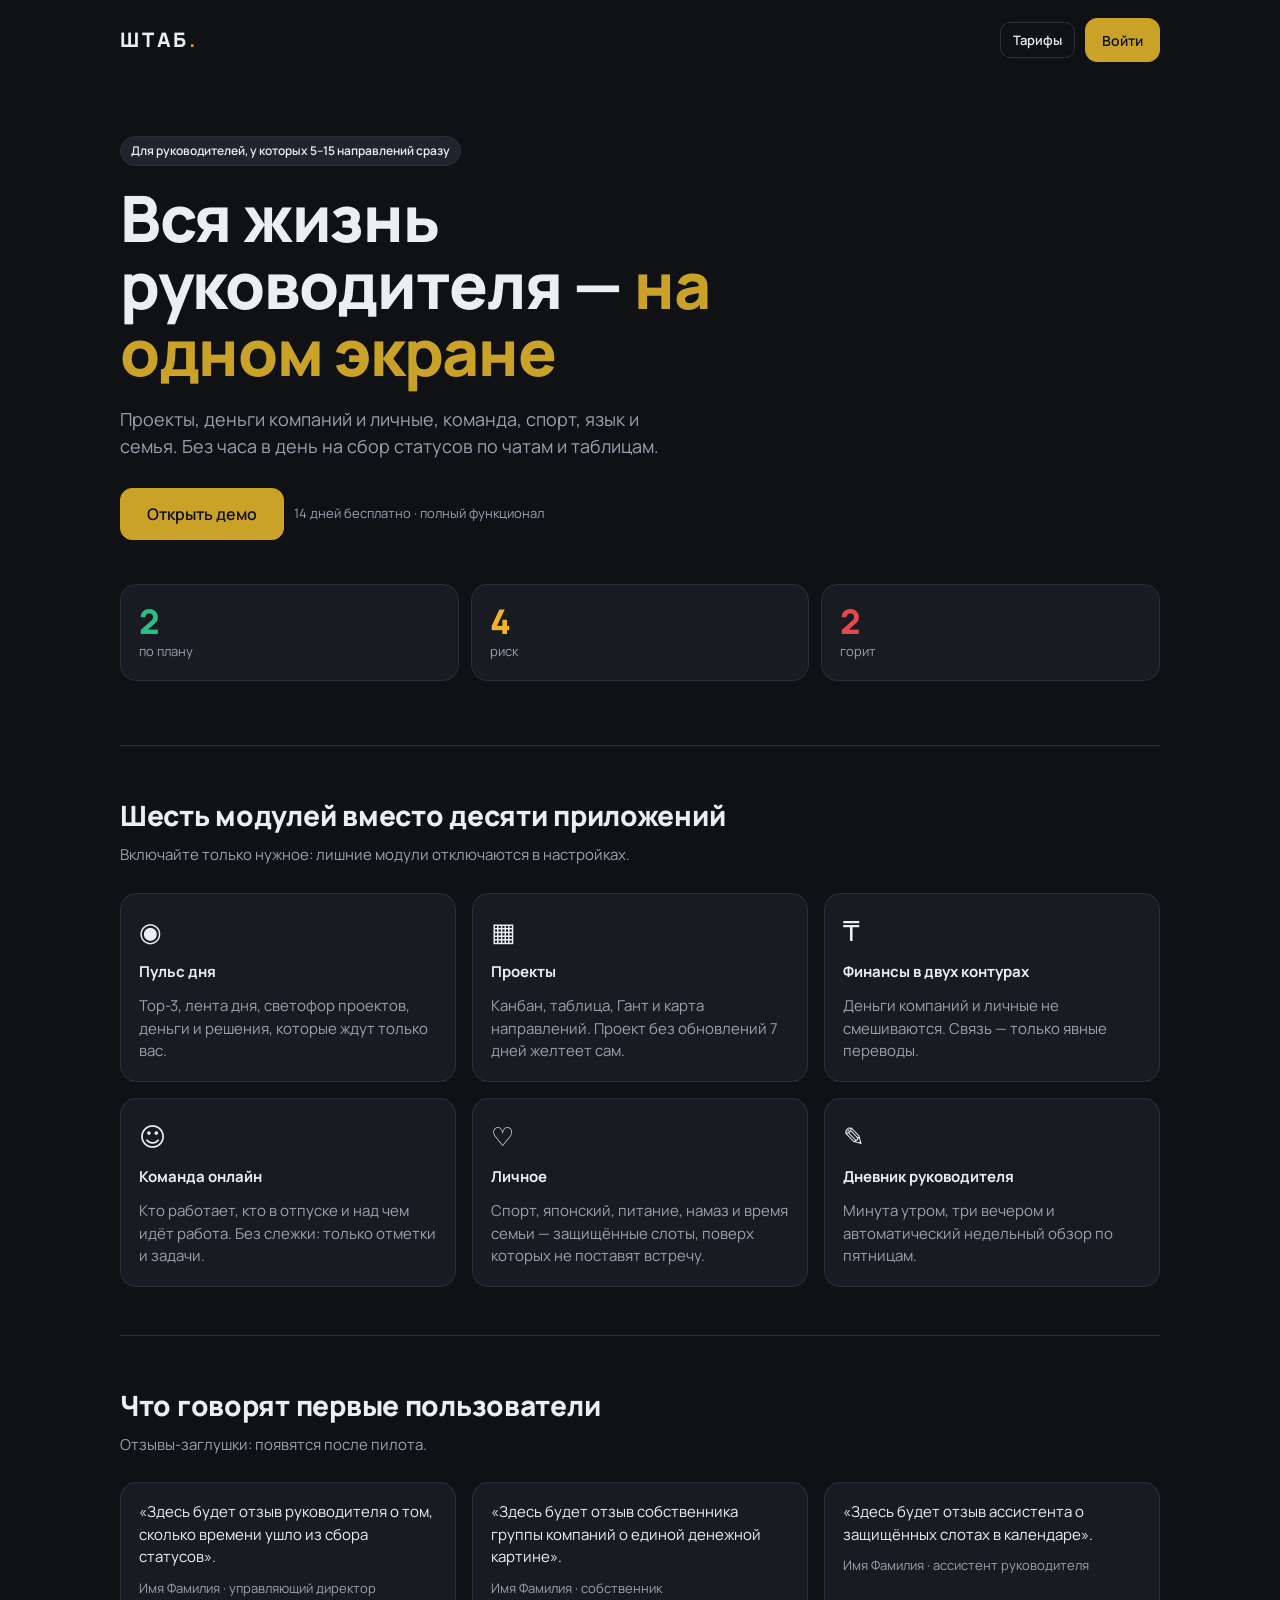
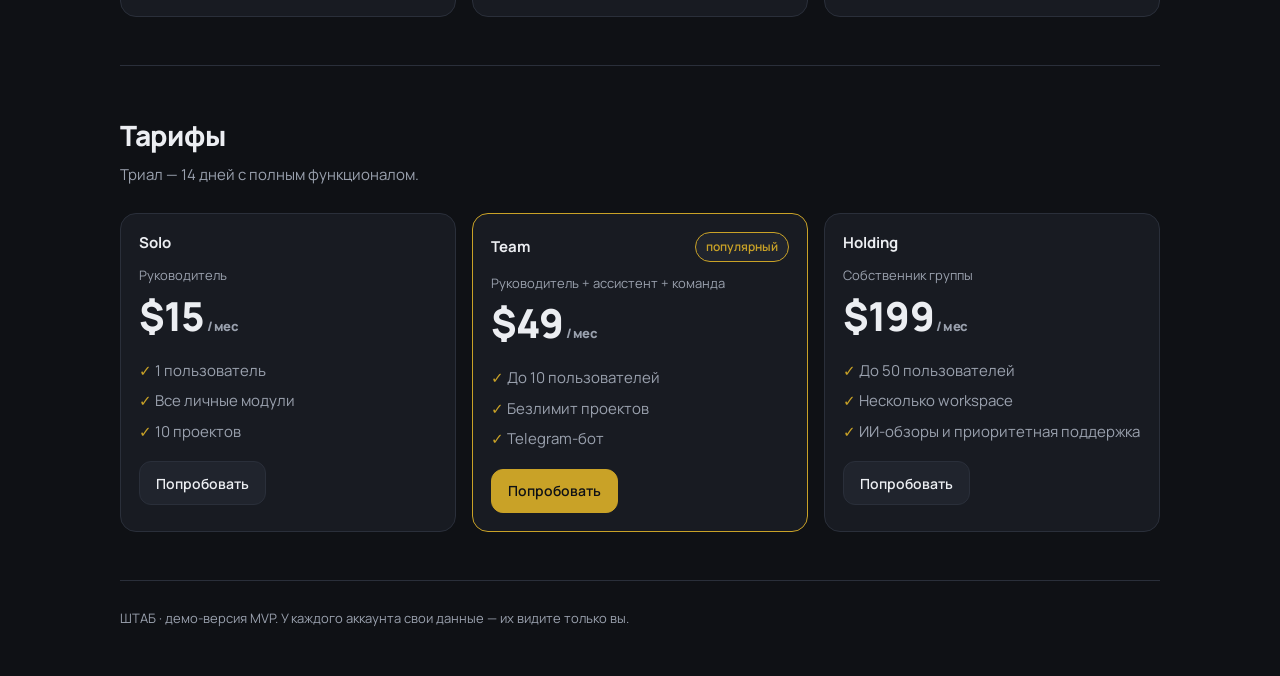
<file: index.html>
<!doctype html>
<html lang="ru" data-theme="dark">
<head>
  <meta charset="utf-8">
  <meta name="viewport" content="width=device-width, initial-scale=1, viewport-fit=cover">
  <meta name="theme-color" content="#0F1115">
  <meta name="description" content="ШТАБ — командный центр руководителя: проекты, деньги компаний и личные, команда онлайн, спорт, языки и дневник на одном экране.">
  <title>ШТАБ — вся жизнь руководителя на одном экране</title>
  <link rel="manifest" href="manifest.webmanifest">
  <link rel="icon" href="icon.svg" type="image/svg+xml">
  <link rel="preconnect" href="https://fonts.googleapis.com">
  <link rel="preconnect" href="https://fonts.gstatic.com" crossorigin>
  <link href="https://fonts.googleapis.com/css2?family=Manrope:wght@500;600;700;800&display=swap" rel="stylesheet">
  <link rel="stylesheet" href="css/app.css">
  <style>
    .wrap{max-width:1080px;margin:0 auto;padding:0 20px}
    .lnav{display:flex;align-items:center;justify-content:space-between;padding:18px 0}
    .hero{padding:56px 0 64px}
    .hero h1{font-size:clamp(34px,6.4vw,64px);line-height:1.05;max-width:15ch}
    .hero h1 em{font-style:normal;color:var(--gold)}
    .hero p.lead{font-size:18px;color:var(--muted);max-width:52ch;margin:20px 0 28px}
    section{padding:48px 0;border-top:1px solid var(--line)}
    section>h2{font-size:28px;margin-bottom:8px}
    section>p.sub{color:var(--muted);margin-bottom:26px;max-width:60ch}
    .mock{margin-top:44px;display:grid;grid-template-columns:repeat(3,1fr);gap:12px}
    .mock .card b{display:block;font-size:34px;font-weight:800;line-height:1.1}
    .price{font-size:40px;font-weight:800;letter-spacing:-.02em}
    .plan.best{border-color:var(--gold)}
    .plan ul{padding:0;margin:14px 0 18px;list-style:none;display:grid;gap:8px;color:var(--muted)}
    .plan li::before{content:'✓ ';color:var(--gold);font-weight:800}
    .ico{font-size:26px;margin-bottom:10px;display:block}
    footer{padding:28px 0 48px;color:var(--muted);font-size:13px;border-top:1px solid var(--line)}
    @media(max-width:899px){.mock{grid-template-columns:1fr 1fr 1fr}.mock .card{padding:12px}.mock .card b{font-size:26px}.hero{padding:28px 0 40px}}
  </style>
</head>
<body>
  <div class="wrap">
    <header class="lnav">
      <div class="logo" style="padding:0">ШТАБ<span>.</span></div>
      <nav class="row"><a class="btn ghost s" href="#pricing">Тарифы</a><a class="btn pri" href="app.html#/login">Войти</a></nav>
    </header>

    <main>
      <div class="hero">
        <span class="chip">Для руководителей, у которых 5–15 направлений сразу</span>
        <h1 style="margin-top:18px">Вся жизнь руководителя — <em>на одном экране</em></h1>
        <p class="lead">Проекты, деньги компаний и личные, команда, спорт, язык и семья. Без часа в день на сбор статусов по чатам и таблицам.</p>
        <div class="row"><a class="btn pri" href="app.html#/login" style="min-height:52px;padding:0 26px;font-size:16px">Открыть демо</a><span class="muted sm">14 дней бесплатно · полный функционал</span></div>
        <div class="mock" aria-label="Пример светофора проектов">
          <div class="card"><b class="c-g">2</b><span class="muted sm">по плану</span></div>
          <div class="card"><b class="c-y">4</b><span class="muted sm">риск</span></div>
          <div class="card"><b class="c-r">2</b><span class="muted sm">горит</span></div>
        </div>
      </div>

      <section>
        <h2>Шесть модулей вместо десяти приложений</h2>
        <p class="sub">Включайте только нужное: лишние модули отключаются в настройках.</p>
        <div class="grid g3">
          <div class="card"><span class="ico" aria-hidden="true">◉</span><h3>Пульс дня</h3><p class="muted" style="margin-top:6px">Top-3, лента дня, светофор проектов, деньги и решения, которые ждут только вас.</p></div>
          <div class="card"><span class="ico" aria-hidden="true">▦</span><h3>Проекты</h3><p class="muted" style="margin-top:6px">Канбан, таблица, Гант и карта направлений. Проект без обновлений 7 дней желтеет сам.</p></div>
          <div class="card"><span class="ico" aria-hidden="true">₸</span><h3>Финансы в двух контурах</h3><p class="muted" style="margin-top:6px">Деньги компаний и личные не смешиваются. Связь — только явные переводы.</p></div>
          <div class="card"><span class="ico" aria-hidden="true">☺</span><h3>Команда онлайн</h3><p class="muted" style="margin-top:6px">Кто работает, кто в отпуске и над чем идёт работа. Без слежки: только отметки и задачи.</p></div>
          <div class="card"><span class="ico" aria-hidden="true">♡</span><h3>Личное</h3><p class="muted" style="margin-top:6px">Спорт, японский, питание, намаз и время семьи — защищённые слоты, поверх которых не поставят встречу.</p></div>
          <div class="card"><span class="ico" aria-hidden="true">✎</span><h3>Дневник руководителя</h3><p class="muted" style="margin-top:6px">Минута утром, три вечером и автоматический недельный обзор по пятницам.</p></div>
        </div>
      </section>

      <section>
        <h2>Что говорят первые пользователи</h2>
        <p class="sub">Отзывы-заглушки: появятся после пилота.</p>
        <div class="grid g3">
          <div class="card"><p>«Здесь будет отзыв руководителя о том, сколько времени ушло из сбора статусов».</p><p class="muted sm" style="margin-top:10px">Имя Фамилия · управляющий директор</p></div>
          <div class="card"><p>«Здесь будет отзыв собственника группы компаний о единой денежной картине».</p><p class="muted sm" style="margin-top:10px">Имя Фамилия · собственник</p></div>
          <div class="card"><p>«Здесь будет отзыв ассистента о защищённых слотах в календаре».</p><p class="muted sm" style="margin-top:10px">Имя Фамилия · ассистент руководителя</p></div>
        </div>
      </section>

      <section id="pricing">
        <h2>Тарифы</h2>
        <p class="sub">Триал — 14 дней с полным функционалом.</p>
        <div class="grid g3">
          <div class="card plan"><h3>Solo</h3><p class="muted sm">Руководитель</p><div class="price">$15<span class="muted sm"> / мес</span></div><ul><li>1 пользователь</li><li>Все личные модули</li><li>10 проектов</li></ul><a class="btn" href="app.html#/login">Попробовать</a></div>
          <div class="card plan best"><h3>Team <span class="chip on">популярный</span></h3><p class="muted sm">Руководитель + ассистент + команда</p><div class="price">$49<span class="muted sm"> / мес</span></div><ul><li>До 10 пользователей</li><li>Безлимит проектов</li><li>Telegram-бот</li></ul><a class="btn pri" href="app.html#/login">Попробовать</a></div>
          <div class="card plan"><h3>Holding</h3><p class="muted sm">Собственник группы</p><div class="price">$199<span class="muted sm"> / мес</span></div><ul><li>До 50 пользователей</li><li>Несколько workspace</li><li>ИИ-обзоры и приоритетная поддержка</li></ul><a class="btn" href="app.html#/login">Попробовать</a></div>
        </div>
      </section>
    </main>

    <footer>ШТАБ · демо-версия MVP. У каждого аккаунта свои данные — их видите только вы.</footer>
  </div>
  <script>if ('serviceWorker' in navigator && location.protocol.startsWith('http')) navigator.serviceWorker.register('sw.js').catch(function () {});</script>
</body>
</html>
</file>
<file: css/app.css>
/* ШТАБ — дизайн-токены по PRD §8 */
:root{
  --bg:#0F1115;--card:#181B22;--card2:#20242D;--line:#2A2F3A;--text:#ECEEF2;--muted:#9AA1AE;
  --gold:#C9A227;--gold-ink:#0F1115;--g:#2EBD85;--y:#F0B429;--r:#E5484D;--blue:#5B8DEF;--violet:#B07CE8;
  --radius:16px;--font:'Manrope','Inter',system-ui,-apple-system,'Segoe UI',sans-serif;
}
:root[data-theme=light]{
  --bg:#F6F5F1;--card:#FFFFFF;--card2:#F1EFE9;--line:#E2DFD6;--text:#16181D;--muted:#5F6673;
  --gold:#8E7010;--gold-ink:#FFFFFF;--g:#178A5E;--y:#A87400;--r:#C9343A;--blue:#2F6BDD;--violet:#7E4CC2;
}
*{box-sizing:border-box}
html{-webkit-text-size-adjust:100%}
body{margin:0;background:var(--bg);color:var(--text);font:15px/1.5 var(--font);-webkit-font-smoothing:antialiased}
a{color:inherit;text-decoration:none}
h1,h2,h3,h4,p{margin:0}
h1{font-size:28px;line-height:1.2;font-weight:800;letter-spacing:-.02em}
h2{font-size:20px;font-weight:800;letter-spacing:-.01em}
h3{font-size:15px;font-weight:700}
.muted{color:var(--muted)} .sm{font-size:13px} .xs{font-size:12px}
.gold{color:var(--gold)} .c-g{color:var(--g)} .c-y{color:var(--y)} .c-r{color:var(--r)}
.num{font-variant-numeric:tabular-nums}
.big{font-size:28px;font-weight:800;letter-spacing:-.02em;line-height:1.15;font-variant-numeric:tabular-nums}
.mid{font-size:20px;font-weight:800;font-variant-numeric:tabular-nums}

/* каркас */
.shell{display:flex;min-height:100vh}
.side{width:236px;flex:none;border-right:1px solid var(--line);padding:20px 12px;position:sticky;top:0;height:100vh;display:flex;flex-direction:column;gap:4px;overflow:auto}
.logo{font-weight:800;font-size:20px;letter-spacing:.14em;padding:4px 12px 16px}
.logo span{color:var(--gold)}
.side a.nav{display:flex;align-items:center;gap:10px;padding:0 12px;min-height:44px;border-radius:12px;color:var(--muted);font-weight:600}
.side a.nav i{font-style:normal;width:20px;text-align:center}
.side a.nav:hover{background:var(--card)}
.side a.nav.on{background:var(--card);color:var(--text);box-shadow:inset 3px 0 0 var(--gold)}
.side .who{margin-top:auto;padding:12px;border-top:1px solid var(--line);display:flex;gap:10px;align-items:center}
.main{flex:1;min-width:0;padding:20px 28px 60px;max-width:1240px}
.top{display:flex;align-items:center;gap:10px;margin-bottom:20px;flex-wrap:wrap}
.top h1{flex:1;min-width:160px}
.tabbar{display:none}
.btn.only-m{display:none}
@media(max-width:899px){
  .btn.only-m{display:inline-flex}
  .side{display:none}
  .main{padding:14px 16px 96px}
  h1{font-size:23px}
  .tabbar{display:flex;position:fixed;left:0;right:0;bottom:0;background:var(--card);border-top:1px solid var(--line);padding:4px 4px calc(4px + env(safe-area-inset-bottom));z-index:20}
  .tabbar a{flex:1;display:flex;flex-direction:column;align-items:center;justify-content:center;gap:2px;min-height:52px;font-size:11px;font-weight:600;color:var(--muted);border-radius:12px}
  .tabbar a i{font-style:normal;font-size:19px;line-height:1}
  .tabbar a.on{color:var(--gold)}
}

/* элементы */
.grid{display:grid;gap:16px}
.g2{grid-template-columns:repeat(2,minmax(0,1fr))}
.g3{grid-template-columns:repeat(3,minmax(0,1fr))}
.g4{grid-template-columns:repeat(4,minmax(0,1fr))}
@media(max-width:899px){.g2,.g3{grid-template-columns:minmax(0,1fr)}.g4{grid-template-columns:repeat(2,minmax(0,1fr))}}
.card{background:var(--card);border:1px solid var(--line);border-radius:var(--radius);padding:18px;min-width:0}
.card>h3{margin-bottom:12px;display:flex;align-items:center;gap:8px;justify-content:space-between}
.stack{display:flex;flex-direction:column;gap:16px}
.row{display:flex;align-items:center;gap:10px;flex-wrap:wrap}
.between{justify-content:space-between}
.grow{flex:1;min-width:0}
.kpi .lbl{color:var(--muted);font-size:13px;margin-bottom:4px}
.btn{display:inline-flex;align-items:center;justify-content:center;gap:6px;min-height:44px;padding:0 16px;border-radius:12px;border:1px solid var(--line);background:var(--card2);color:var(--text);font:600 14px var(--font);cursor:pointer;white-space:nowrap}
.btn:hover{border-color:var(--muted)}
.btn.pri{background:var(--gold);border-color:var(--gold);color:var(--gold-ink)}
.btn.ghost{background:transparent}
.btn.s{min-height:36px;padding:0 12px;font-size:13px;border-radius:10px}
.btn.icon{width:44px;padding:0;font-size:18px}
.btn.danger{color:var(--r)}
:focus-visible{outline:2px solid var(--gold);outline-offset:2px}
input,select,textarea{font:500 15px var(--font);color:var(--text);background:var(--card2);border:1px solid var(--line);border-radius:12px;min-height:44px;padding:8px 12px;width:100%}
textarea{min-height:76px;resize:vertical}
input[type=checkbox],input[type=radio]{width:22px;height:22px;min-height:0;padding:0;accent-color:var(--gold);flex:none}
input[type=range]{padding:0;accent-color:var(--gold)}
label.f{display:flex;flex-direction:column;gap:5px;font-size:13px;color:var(--muted);font-weight:600}
label.chk{display:flex;align-items:center;gap:10px;min-height:44px;cursor:pointer}
form.form{display:grid;gap:12px}
.f2{display:grid;grid-template-columns:1fr 1fr;gap:12px}
.seg{display:inline-flex;background:var(--card2);border:1px solid var(--line);border-radius:12px;padding:3px;gap:2px;flex-wrap:wrap}
.seg button,.seg a{min-height:38px;padding:0 13px;border-radius:9px;border:0;background:transparent;color:var(--muted);font:600 13px var(--font);cursor:pointer;display:inline-flex;align-items:center;gap:6px}
.seg .on{background:var(--card);color:var(--text);box-shadow:0 0 0 1px var(--line)}
.chip{display:inline-flex;align-items:center;gap:6px;min-height:30px;padding:0 10px;border-radius:999px;background:var(--card2);border:1px solid var(--line);font-size:12px;font-weight:600;white-space:nowrap}
button.chip{cursor:pointer;color:var(--text);font-family:var(--font);min-height:38px}
.chip.on{border-color:var(--gold);color:var(--gold)}
.chip.r{border-color:var(--r);color:var(--r)} .chip.g{border-color:var(--g);color:var(--g)} .chip.y{border-color:var(--y);color:var(--y)}
.dot{display:inline-block;width:10px;height:10px;border-radius:50%;flex:none}
.dot.g{background:var(--g)} .dot.y{background:var(--y)} .dot.r{background:var(--r)}
.av{width:38px;height:38px;border-radius:50%;background:var(--card2);border:1px solid var(--line);display:inline-flex;align-items:center;justify-content:center;font-weight:800;font-size:13px;color:var(--gold);flex:none}
.list{display:flex;flex-direction:column}
.li{display:flex;align-items:center;gap:12px;padding:10px 0;border-top:1px solid var(--line);min-height:48px}
.li:first-child{border-top:0}
.bar{height:8px;border-radius:99px;background:var(--card2);overflow:hidden}
.bar>i{display:block;height:100%;border-radius:99px;background:var(--gold)}
.bar>i.g{background:var(--g)} .bar>i.r{background:var(--r)} .bar>i.y{background:var(--y)}
table.t{width:100%;border-collapse:collapse;font-size:14px}
table.t th{text-align:left;color:var(--muted);font-size:12px;font-weight:600;padding:8px 10px;border-bottom:1px solid var(--line);white-space:nowrap}
table.t td{padding:10px;border-bottom:1px solid var(--line);vertical-align:middle}
table.t tr:last-child td{border-bottom:0}
table.t td.n,table.t th.n{text-align:right;font-variant-numeric:tabular-nums;white-space:nowrap}
.scroll{overflow-x:auto;-webkit-overflow-scrolling:touch}
.note{background:var(--card2);border:1px dashed var(--line);border-radius:12px;padding:10px 12px;font-size:13px;color:var(--muted)}
.warn{border-color:var(--y);color:var(--y);border-style:solid}
details summary{cursor:pointer;min-height:44px;display:flex;align-items:center;gap:8px;list-style:none}
details summary::-webkit-details-marker{display:none}

/* светофор */
.lights{display:grid;grid-template-columns:repeat(3,1fr);gap:10px}
.light{background:var(--card2);border:1px solid var(--line);border-radius:14px;padding:14px;text-align:left;cursor:pointer;color:var(--text);font-family:var(--font);min-height:44px}
.light b{display:block;font-size:34px;line-height:1.1;font-weight:800}
.light.g b{color:var(--g)} .light.y b{color:var(--y)} .light.r b{color:var(--r)}

/* лента дня */
.tl{display:flex;gap:12px;padding:9px 0;border-top:1px solid var(--line);align-items:center}
.tl:first-child{border-top:0}
.tl time{width:92px;flex:none;font-variant-numeric:tabular-nums;font-size:13px;color:var(--muted);font-weight:600}
.tl.past{opacity:.5}
.tl.now time{color:var(--gold)}
.tl.now{box-shadow:inset 3px 0 0 var(--gold);padding-left:10px}

/* проекты */
.kanban{display:grid;grid-template-columns:repeat(5,minmax(210px,1fr));gap:12px;overflow-x:auto;padding-bottom:6px}
.kcol{background:var(--card);border:1px solid var(--line);border-radius:14px;padding:10px;min-height:160px;display:flex;flex-direction:column;gap:8px}
.kcol h4{font-size:12px;color:var(--muted);font-weight:700;text-transform:uppercase;letter-spacing:.06em;padding:4px 4px 2px;display:flex;justify-content:space-between}
.pcard{display:flex;flex-direction:column;gap:4px;background:var(--card2);border:1px solid var(--line);border-radius:12px;padding:12px}
.pcard:hover{border-color:var(--gold)}
.pcard .hd{display:flex;gap:8px;align-items:center;font-weight:700}
.gantt{display:grid;grid-template-columns:minmax(120px,220px) 1fr;gap:8px 12px;align-items:center;min-width:560px}
.gtrack{position:relative;height:28px;background:var(--card2);border-radius:8px}
.gbar{position:absolute;top:5px;height:18px;border-radius:6px;min-width:6px}
.gbar.g{background:var(--g)} .gbar.y{background:var(--y)} .gbar.r{background:var(--r)}
.gtoday{position:absolute;top:-3px;bottom:-3px;width:2px;background:var(--gold)}
.tile{border-top:3px solid var(--gold)}

/* команда */
.tcard{background:var(--card);border:1px solid var(--line);border-radius:var(--radius);padding:14px;display:flex;flex-direction:column;gap:8px;text-align:left;color:var(--text);font:inherit;cursor:pointer}
.tcard:hover{border-color:var(--gold)}
table.cal{border-collapse:separate;border-spacing:2px;font-size:12px}
table.cal th{font-weight:600;color:var(--muted);min-width:26px;text-align:center;padding:2px}
table.cal td{width:26px;height:28px;text-align:center;border-radius:6px;background:var(--card2)}
table.cal td.nm,table.cal th.nm{text-align:left;white-space:nowrap;background:var(--card);padding-right:10px;position:sticky;left:0;font-size:13px;min-width:130px}
table.cal td.off{background:transparent;border:1px solid var(--line)}
table.cal td.vacation{background:var(--blue)} table.cal td.sick{background:var(--r)} table.cal td.day_off{background:var(--violet)}
table.cal td.trip{background:var(--y)} table.cal td.training{background:var(--g)}
table.cal td.pend{opacity:.55;outline:2px dashed var(--text);outline-offset:-2px}
table.cal td.td{box-shadow:0 0 0 2px var(--gold)}

/* графики */
.chart{width:100%;height:auto;display:block}
.bar-a{fill:var(--g)} .bar-b{fill:var(--r);opacity:.85}
.ax{fill:var(--muted);font:600 10px var(--font)} .axl{stroke:var(--line);stroke-width:1}
.val{fill:var(--text);font:700 9px var(--font)}
.ln{fill:none;stroke:var(--gold);stroke-width:2.5;stroke-linejoin:round;stroke-linecap:round}
.ln2{fill:none;stroke:var(--blue);stroke-width:2;stroke-linejoin:round;stroke-dasharray:4 3}
.legend{display:flex;gap:14px;flex-wrap:wrap;font-size:12px;color:var(--muted);margin-top:6px}
.sw{display:inline-block;width:10px;height:10px;border-radius:3px;margin-right:5px}
.sw.a{background:var(--g)} .sw.b{background:var(--r)} .sw.gold{background:var(--gold)} .sw.blue{background:var(--blue)}
.ring{width:132px;height:132px;flex:none}
.ring-bg{fill:none;stroke:var(--card2);stroke-width:10}
.ring-fg{fill:none;stroke:var(--gold);stroke-width:10;stroke-linecap:round}
.ring-big{fill:var(--text);font:800 22px var(--font)} .ring-small{fill:var(--muted);font:600 10px var(--font)}

/* привычки, вода */
.days{display:flex;gap:4px}
.days i{width:22px;height:22px;border-radius:6px;background:var(--card2);border:1px solid var(--line);font-style:normal;font-size:10px;display:flex;align-items:center;justify-content:center;color:var(--muted)}
.days i.on{background:var(--g);border-color:var(--g);color:#fff}
.glass{width:44px;height:44px;border-radius:12px;border:1px solid var(--line);background:var(--card2);font-size:20px;cursor:pointer;opacity:.35}
.glass.on{opacity:1;border-color:var(--blue)}
.thumb{width:48px;height:48px;border-radius:10px;object-fit:cover;flex:none}

/* модалка, тост */
.modal-back{position:fixed;inset:0;background:rgba(0,0,0,.6);display:flex;align-items:center;justify-content:center;padding:16px;z-index:50}
.modal{background:var(--card);border:1px solid var(--line);border-radius:20px;padding:22px;width:100%;max-width:520px;max-height:90vh;overflow:auto}
.modal h2{margin-bottom:14px}
@media(max-width:899px){.modal-back{align-items:flex-end;padding:0}.modal{border-radius:20px 20px 0 0;padding-bottom:calc(22px + env(safe-area-inset-bottom))}}
#toast{position:fixed;left:50%;bottom:88px;transform:translateX(-50%);background:var(--text);color:var(--bg);padding:11px 18px;border-radius:12px;font-weight:600;font-size:14px;z-index:60;max-width:90vw;text-align:center}
.fab{position:fixed;right:20px;bottom:24px;z-index:25;width:56px;height:56px;border-radius:50%;border:0;background:var(--gold);color:var(--gold-ink);font-size:24px;cursor:pointer;box-shadow:0 6px 24px rgba(0,0,0,.35)}
@media(max-width:899px){.fab{bottom:84px;right:14px}}
.msg{padding:10px 13px;border-radius:14px;background:var(--card2);max-width:88%;white-space:pre-line;font-size:14px}
.msg.me{align-self:flex-end;background:var(--gold);color:var(--gold-ink)}
.confetti{position:fixed;top:-12px;width:9px;height:14px;z-index:70;animation:fall 1.8s ease-in forwards;pointer-events:none}
@keyframes fall{to{transform:translateY(105vh) rotate(720deg);opacity:.2}}
@media(prefers-reduced-motion:reduce){.confetti{display:none}}

/* вход */
.login{min-height:100vh;display:flex;align-items:center;justify-content:center;padding:20px}
.login .card{max-width:440px;width:100%}
</file>
